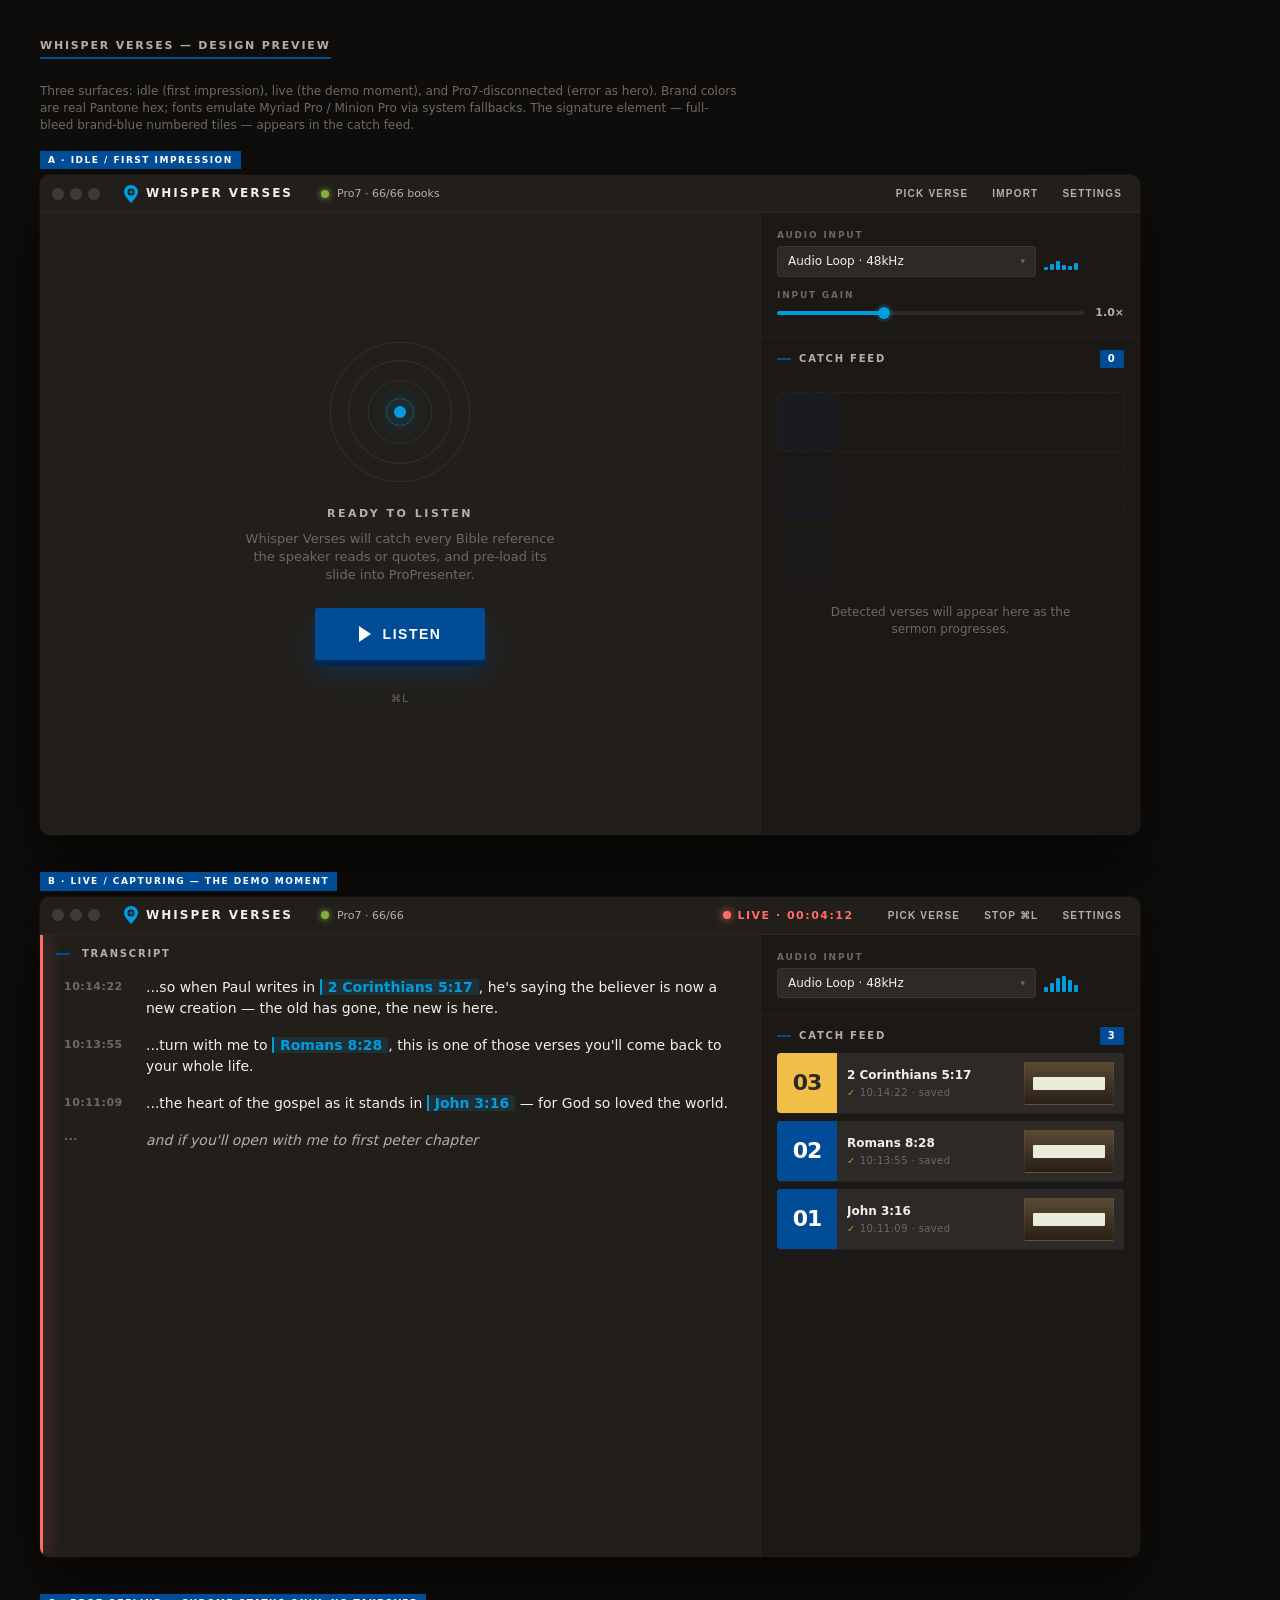
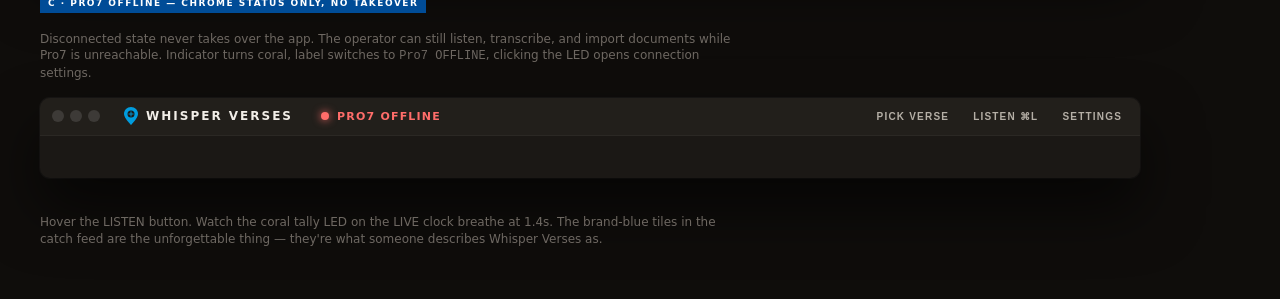
<file: design/sketches/index.html>
<!DOCTYPE html>
<html lang="en">
<head>
<meta charset="UTF-8">
<title>Whisper Verses — Design Mockup</title>
<style>
:root {
  /* Northwoods brand */
  --brand-blue:        #004C97;  /* Pantone 2945 — primary, full-bleed only on dark */
  --brand-light-blue:  #009CDE;  /* Pantone 292 — accent on dark, WCAG AA safe */
  --brand-navy:        #002855;  /* Pantone 295 */
  --brand-gold:        #F1BE48;  /* Pantone 142 */
  --brand-green:       #86AD3F;  /* Pantone 4212 */
  --brand-coral:       #FF6D6A;  /* Pantone 2345 */
  --brand-black:       #2D2926;  /* warm black — never #000 */

  /* Surface tiers, all derived from warm black */
  --surface-window:    #1B1815;
  --surface-panel:     #221F1B;
  --surface-card:      #2D2926;
  --surface-card-hi:   #3A3631;

  /* Foreground tiers */
  --fg-primary:        #F2EEE8;
  --fg-secondary:      #B5AFA6;
  --fg-tertiary:       #6E6862;

  /* Spacing */
  --sp-tight: 4px;
  --sp-small: 8px;
  --sp-med:   12px;
  --sp-lg:    16px;
  --sp-xl:    24px;
  --sp-xxl:   36px;
}

* { box-sizing: border-box; }
html, body { margin: 0; padding: 0; }

body {
  background: #0F0D0B;
  color: var(--fg-primary);
  font-family: "Myriad Pro", "Helvetica Neue", -apple-system, system-ui, sans-serif;
  font-size: 13px;
  line-height: 1.4;
  padding: var(--sp-xxl);
  -webkit-font-smoothing: antialiased;
}

h1.preview-title {
  font-size: 11px;
  letter-spacing: 1.8px;
  text-transform: uppercase;
  font-weight: 900;
  color: var(--fg-secondary);
  margin: var(--sp-xxl) 0 var(--sp-med) 0;
  border-bottom: 2px solid var(--brand-blue);
  padding-bottom: var(--sp-tight);
  display: inline-block;
}
h1.preview-title:first-child { margin-top: 0; }
.preview-caption {
  color: var(--fg-tertiary);
  font-size: 12px;
  margin-bottom: var(--sp-lg);
  max-width: 700px;
}

/* ===== Window frame ===== */
.window {
  width: 1100px;
  height: 660px;
  background: var(--surface-window);
  border-radius: 10px;
  overflow: hidden;
  box-shadow: 0 30px 60px rgba(0,0,0,0.6), 0 0 0 1px rgba(255,255,255,0.04);
  display: grid;
  grid-template-rows: 38px 1fr;
  font-feature-settings: "tnum" 1;
}

/* ===== Chrome bar ===== */
.chrome {
  background: var(--surface-panel);
  border-bottom: 1px solid rgba(255,255,255,0.04);
  display: flex;
  align-items: center;
  padding: 0 var(--sp-med);
  gap: var(--sp-med);
}
.traffic { display: flex; gap: 6px; margin-right: var(--sp-med); }
.traffic span {
  width: 12px; height: 12px; border-radius: 50%;
  background: rgba(255,255,255,0.12);
}
.wordmark {
  display: flex;
  align-items: center;
  gap: 8px;
  font-weight: 900;
  font-size: 12px;
  letter-spacing: 2px;
}
.marker {
  width: 14px; height: 18px;
  display: inline-block;
}

.chrome-status {
  display: flex;
  align-items: center;
  gap: var(--sp-small);
  font-size: 11px;
  color: var(--fg-secondary);
  margin-left: var(--sp-lg);
}
.led { width: 8px; height: 8px; border-radius: 50%; }
.led.green  { background: var(--brand-green);  box-shadow: 0 0 6px var(--brand-green); }
.led.coral  { background: var(--brand-coral);  box-shadow: 0 0 8px var(--brand-coral); animation: pulse 1.4s ease-in-out infinite; }
.led.offline{ background: #3A3631; }

@keyframes pulse {
  0%, 100% { opacity: 0.55; box-shadow: 0 0 4px var(--brand-coral); }
  50%      { opacity: 1.0;  box-shadow: 0 0 14px var(--brand-coral); }
}

.live-clock {
  display: flex;
  align-items: center;
  gap: 6px;
  font-weight: 900;
  font-size: 11px;
  letter-spacing: 1.5px;
  color: var(--brand-coral);
  font-feature-settings: "tnum" 1;
  margin-left: auto;
}
.chrome-spacer { flex: 1; }
.chrome-actions {
  display: flex; gap: var(--sp-med);
  margin-left: var(--sp-lg);
}
.chrome-btn {
  font-size: 10px; letter-spacing: 1.2px; text-transform: uppercase; font-weight: 700;
  color: var(--fg-secondary);
  background: none; border: none; padding: 4px 6px; cursor: pointer;
}
.chrome-btn:hover { color: var(--brand-light-blue); }

/* ===== Body grid ===== */
.body {
  display: grid;
  grid-template-columns: 1fr 380px;
  height: 100%;
  background: var(--surface-window);
}

/* ----- Transcript panel ----- */
.transcript {
  background: var(--surface-panel);
  position: relative;
  display: flex; flex-direction: column;
  overflow: hidden;
}
.tally-bar {
  position: absolute; top: 0; left: 0; bottom: 0;
  width: 3px;
  background: var(--brand-coral);
  box-shadow: 4px 0 14px rgba(255,109,106,0.45);
  animation: pulse 1.4s ease-in-out infinite;
}
.section-header {
  display: flex; align-items: center; gap: var(--sp-small);
  padding: var(--sp-med) var(--sp-lg) var(--sp-small) var(--sp-lg);
  font-size: 10px; letter-spacing: 1.8px; text-transform: uppercase; font-weight: 900;
  color: var(--fg-secondary);
}
.section-header::before {
  content: "";
  display: inline-block;
  width: 14px; height: 2px;
  background: var(--brand-blue);
  margin-right: 4px;
}

.transcript-body {
  flex: 1;
  overflow-y: auto;
  padding: var(--sp-small) var(--sp-lg) var(--sp-xl) var(--sp-xl);
  display: flex; flex-direction: column; gap: var(--sp-lg);
}
.t-row {
  display: grid;
  grid-template-columns: 70px 1fr;
  gap: var(--sp-med);
  align-items: start;
}
.t-time {
  font-size: 11px; letter-spacing: 0.5px;
  color: var(--fg-tertiary);
  font-weight: 900;
  font-feature-settings: "tnum" 1;
  padding-top: 2px;
}
.t-text { font-size: 14px; color: var(--fg-primary); line-height: 1.5; }
.t-hyp .t-text { color: var(--fg-secondary); font-style: italic; }
.verse-token {
  background: rgba(0,156,222,0.13);
  color: var(--brand-light-blue);
  border-left: 2px solid var(--brand-light-blue);
  padding: 0 6px 0 6px;
  font-weight: 700;
  border-radius: 1px;
  font-style: normal;
  white-space: nowrap;
}

/* ----- Right column ----- */
.right {
  background: var(--surface-window);
  border-left: 1px solid rgba(255,255,255,0.04);
  display: flex; flex-direction: column;
}
.opts {
  padding: var(--sp-lg);
  display: flex; flex-direction: column; gap: var(--sp-med);
  border-bottom: 1px solid rgba(255,255,255,0.04);
}
.opts-row { display: flex; flex-direction: column; gap: 4px; }
.opts-label {
  font-size: 9px; letter-spacing: 1.8px; text-transform: uppercase; font-weight: 900;
  color: var(--fg-tertiary);
}
.device-row { display: flex; gap: var(--sp-small); align-items: center; }
.device-pill {
  flex: 1;
  background: var(--surface-card);
  border: 1px solid rgba(255,255,255,0.06);
  border-radius: 4px;
  padding: 6px 10px;
  font-size: 12px;
  display: flex; justify-content: space-between; align-items: center;
}
.device-pill::after { content: "▾"; font-size: 9px; color: var(--fg-tertiary); }
.audio-meter {
  display: flex; gap: 2px; align-items: flex-end;
  height: 18px; width: 80px;
}
.audio-meter span {
  width: 4px;
  background: var(--brand-light-blue);
  border-radius: 1px;
}
.gain-row { display: flex; align-items: center; gap: var(--sp-small); }
.gain-track {
  flex: 1; height: 4px; border-radius: 2px;
  background: var(--surface-card);
  position: relative;
}
.gain-fill {
  position: absolute; left: 0; top: 0; bottom: 0;
  width: 35%;
  background: var(--brand-light-blue);
  border-radius: 2px;
}
.gain-thumb {
  position: absolute; top: 50%;
  width: 12px; height: 12px;
  background: var(--brand-light-blue);
  border-radius: 50%;
  transform: translate(-50%, -50%);
  box-shadow: 0 0 0 3px rgba(0,156,222,0.18);
}
.gain-readout {
  font-size: 11px; font-weight: 900;
  color: var(--fg-secondary);
  font-feature-settings: "tnum" 1;
  min-width: 32px; text-align: right;
}

/* ----- Catch feed ----- */
.feed {
  flex: 1;
  display: flex; flex-direction: column;
  overflow: hidden;
}
.feed-header {
  display: flex; align-items: center;
  padding: var(--sp-med) var(--sp-lg) var(--sp-small) var(--sp-lg);
}
.feed-header-label {
  font-size: 10px; letter-spacing: 1.8px; text-transform: uppercase; font-weight: 900;
  color: var(--fg-secondary);
  display: flex; align-items: center; gap: var(--sp-small);
}
.feed-header-label::before {
  content: ""; display: inline-block;
  width: 14px; height: 2px; background: var(--brand-blue);
}
.feed-count {
  margin-left: auto;
  background: var(--brand-blue);
  color: white;
  font-weight: 900;
  font-size: 10px;
  letter-spacing: 1.2px;
  padding: 2px 8px;
  border-radius: 2px;
  font-feature-settings: "tnum" 1;
}
.feed-list {
  flex: 1;
  overflow-y: auto;
  padding: 0 var(--sp-lg) var(--sp-lg) var(--sp-lg);
  display: flex; flex-direction: column; gap: var(--sp-small);
}

/* ----- Verse tile (THE signature element) ----- */
.tile {
  display: grid;
  grid-template-columns: 60px 1fr;
  height: 60px;
  background: var(--surface-card);
  border-radius: 4px;
  overflow: hidden;
  box-shadow: 0 1px 0 rgba(255,255,255,0.04);
}
.tile-num {
  background: var(--brand-blue);
  color: white;
  display: flex; align-items: center; justify-content: center;
  font-weight: 900;
  font-size: 22px;
  letter-spacing: -1px;
  font-feature-settings: "tnum" 1;
}
.tile-num.gold {
  background: var(--brand-gold);
  color: var(--brand-black);
  animation: flash 0.6s ease-out;
}
@keyframes flash {
  0%   { background: var(--brand-gold); }
  100% { background: var(--brand-blue); }
}
.tile-body {
  display: grid;
  grid-template-columns: 1fr 90px;
  gap: var(--sp-small);
  padding: 8px 10px;
  align-items: center;
}
.tile-text { display: flex; flex-direction: column; gap: 2px; min-width: 0; }
.tile-ref {
  font-weight: 900; font-size: 12px;
  color: var(--fg-primary);
  white-space: nowrap; overflow: hidden; text-overflow: ellipsis;
}
.tile-meta {
  font-size: 10px;
  color: var(--fg-tertiary);
  letter-spacing: 0.4px;
  display: flex; align-items: center; gap: 4px;
  font-feature-settings: "tnum" 1;
}
.tile-meta .check { color: var(--brand-green); font-weight: 900; }
.tile-thumb {
  height: 44px;
  background: linear-gradient(180deg, #5a4a35 0%, #2a1f15 100%);
  border-radius: 2px;
  position: relative;
  overflow: hidden;
  border: 1px solid rgba(255,255,255,0.05);
}
.tile-thumb::after {
  content: "";
  position: absolute; left: 8px; right: 8px;
  top: 35%; bottom: 35%;
  background: rgba(244,246,228,0.95);
  border-radius: 1px;
}

/* tile that's pending (next-up indicator) */
.tile.next .tile-num {
  background: transparent;
  color: var(--brand-light-blue);
  border: 2px solid var(--brand-light-blue);
}
.tile.next .tile-meta::before {
  /* pointer symbol — Northwoods brand device */
  content: "▸"; color: var(--brand-light-blue); font-weight: 900;
}

/* ===== Empty / hero states ===== */
.hero {
  flex: 1;
  display: flex; flex-direction: column;
  align-items: center; justify-content: center;
  gap: var(--sp-xl);
  padding: var(--sp-xxl);
}
.hero-rings {
  width: 140px; height: 140px;
  position: relative;
}
.hero-rings .ring {
  position: absolute; inset: 0;
  border: 1.5px solid rgba(255,255,255,0.08);
  border-radius: 50%;
}
.hero-rings .ring.r2 { inset: 18px; }
.hero-rings .ring.r3 { inset: 38px; }
.hero-rings .ring.r4 { inset: 56px; border-color: rgba(0,156,222,0.4); }
.hero-rings .core {
  position: absolute;
  inset: 64px;
  background: var(--brand-light-blue);
  border-radius: 50%;
  box-shadow: 0 0 24px var(--brand-light-blue);
}
.hero-headline {
  font-size: 11px;
  letter-spacing: 2.5px;
  text-transform: uppercase;
  font-weight: 900;
  color: var(--fg-secondary);
  text-align: center;
}
.hero-sub {
  color: var(--fg-tertiary);
  font-size: 13px;
  text-align: center;
  max-width: 320px;
}

.listen-btn {
  background: var(--brand-blue);
  color: white;
  font-weight: 900;
  font-size: 14px;
  letter-spacing: 1.5px;
  text-transform: uppercase;
  border: none;
  padding: 18px 44px;
  border-radius: 3px;
  cursor: pointer;
  display: flex; align-items: center; gap: var(--sp-med);
  box-shadow: 0 6px 0 var(--brand-navy), 0 14px 28px rgba(0,76,151,0.35);
  transform: translateY(0);
  transition: transform 80ms, box-shadow 80ms;
}
.listen-btn:hover {
  transform: translateY(-1px);
  box-shadow: 0 7px 0 var(--brand-navy), 0 16px 32px rgba(0,76,151,0.4);
}
.listen-btn:active {
  transform: translateY(3px);
  box-shadow: 0 2px 0 var(--brand-navy), 0 6px 12px rgba(0,76,151,0.3);
}
.listen-btn .glyph {
  width: 0; height: 0;
  border-left: 12px solid white;
  border-top: 8px solid transparent;
  border-bottom: 8px solid transparent;
}
.listen-shortcut {
  font-size: 10px; letter-spacing: 1.2px;
  color: var(--fg-tertiary);
  margin-top: var(--sp-small);
}

/* Empty catch feed */
.feed-empty {
  display: flex; flex-direction: column; gap: var(--sp-small);
  padding: var(--sp-med);
  align-items: center;
}
.feed-empty .ghost {
  width: 100%; height: 60px;
  border: 1px dashed rgba(255,255,255,0.06);
  border-radius: 4px;
  display: grid;
  grid-template-columns: 60px 1fr;
}
.feed-empty .ghost::before {
  content: ""; background: rgba(0,76,151,0.07);
}
.feed-empty .label {
  font-size: 12px;
  color: var(--fg-tertiary);
  text-align: center;
  margin-top: var(--sp-small);
  max-width: 240px;
}

/* ===== Disconnected state ===== */
.disco-hero {
  flex: 1;
  display: flex; flex-direction: column; align-items: center; justify-content: center;
  gap: var(--sp-xl);
  text-align: center;
  padding: var(--sp-xxl);
}
.disco-illustration {
  display: flex; gap: var(--sp-med);
}
.disco-slide {
  width: 60px; height: 80px;
  background: var(--surface-card);
  border-radius: 3px;
  border: 1px solid rgba(255,255,255,0.06);
  position: relative;
}
.disco-slide.broken {
  border-color: var(--brand-coral);
  background: var(--surface-card);
}
.disco-slide.broken::before, .disco-slide.broken::after {
  content: "";
  position: absolute;
  left: 14px; right: 14px; top: 50%;
  height: 2px;
  background: var(--brand-coral);
  transform-origin: center;
}
.disco-slide.broken::before { transform: translateY(-50%) rotate(45deg); }
.disco-slide.broken::after  { transform: translateY(-50%) rotate(-45deg); }

.disco-headline {
  font-size: 13px; letter-spacing: 2px; text-transform: uppercase; font-weight: 900;
  color: var(--brand-coral);
}
.disco-detail {
  font-size: 12px; color: var(--fg-secondary); font-feature-settings: "tnum" 1;
}
.retry-btn {
  background: var(--brand-blue);
  color: white;
  font-weight: 900; font-size: 12px; letter-spacing: 1.5px; text-transform: uppercase;
  border: none; padding: 12px 28px; border-radius: 3px; cursor: pointer;
  box-shadow: 0 4px 0 var(--brand-navy);
}
.disco-link {
  background: none; border: none;
  color: var(--brand-light-blue);
  font-size: 11px; letter-spacing: 1px;
  cursor: pointer;
  margin-top: var(--sp-small);
  text-transform: uppercase;
  font-weight: 700;
}

/* annotations / labels above each preview */
.preview-label {
  display: inline-block;
  background: var(--brand-blue);
  color: white;
  font-size: 9px;
  letter-spacing: 1.5px;
  font-weight: 900;
  padding: 3px 8px;
  margin-bottom: 6px;
  text-transform: uppercase;
}
</style>
</head>
<body>

<div style="max-width:1200px; margin: 0 auto;">

<h1 class="preview-title">Whisper Verses — design preview</h1>
<p class="preview-caption">Three surfaces: idle (first impression), live (the demo moment), and Pro7-disconnected (error as hero). Brand colors are real Pantone hex; fonts emulate Myriad Pro / Minion Pro via system fallbacks. The signature element — full-bleed brand-blue numbered tiles — appears in the catch feed.</p>

<!-- ============== IDLE STATE ============== -->
<div><span class="preview-label">A · Idle / first impression</span></div>
<div class="window">
  <div class="chrome">
    <div class="traffic"><span></span><span></span><span></span></div>
    <div class="wordmark">
      <svg class="marker" viewBox="0 0 14 18" fill="none">
        <path d="M7 0 C3 0 0 3 0 7 C0 11 7 18 7 18 C7 18 14 11 14 7 C14 3 11 0 7 0 Z" fill="#009CDE"/>
        <circle cx="7" cy="7" r="3.5" fill="#1B1815"/>
        <path d="M7 4.5 v5 M4.5 7 h5" stroke="#009CDE" stroke-width="0.9"/>
      </svg>
      WHISPER VERSES
    </div>
    <div class="chrome-status">
      <span class="led green"></span> Pro7 · 66/66 books
    </div>
    <div class="chrome-spacer"></div>
    <div class="chrome-actions">
      <button class="chrome-btn">Pick Verse</button>
      <button class="chrome-btn">Import</button>
      <button class="chrome-btn">Settings</button>
    </div>
  </div>

  <div class="body">
    <div class="transcript">
      <div class="hero">
        <div class="hero-rings">
          <div class="ring r1"></div>
          <div class="ring r2"></div>
          <div class="ring r3"></div>
          <div class="ring r4"></div>
          <div class="core"></div>
        </div>
        <div>
          <div class="hero-headline">Ready to Listen</div>
          <div class="hero-sub" style="margin-top: 8px;">Whisper Verses will catch every Bible reference the speaker reads or quotes, and pre-load its slide into ProPresenter.</div>
        </div>
        <button class="listen-btn">
          <span class="glyph"></span>
          Listen
        </button>
        <div class="listen-shortcut">⌘L</div>
      </div>
    </div>

    <div class="right">
      <div class="opts">
        <div class="opts-row">
          <div class="opts-label">Audio Input</div>
          <div class="device-row">
            <div class="device-pill"><span>Audio Loop · 48kHz</span></div>
            <div class="audio-meter">
              <span style="height: 20%"></span>
              <span style="height: 35%"></span>
              <span style="height: 50%"></span>
              <span style="height: 30%"></span>
              <span style="height: 25%"></span>
              <span style="height: 40%"></span>
            </div>
          </div>
        </div>
        <div class="opts-row">
          <div class="opts-label">Input Gain</div>
          <div class="gain-row">
            <div class="gain-track">
              <div class="gain-fill"></div>
              <div class="gain-thumb" style="left: 35%"></div>
            </div>
            <div class="gain-readout">1.0×</div>
          </div>
        </div>
      </div>

      <div class="feed">
        <div class="feed-header">
          <div class="feed-header-label">Catch Feed</div>
          <div class="feed-count">0</div>
        </div>
        <div class="feed-empty" style="padding: var(--sp-lg); flex: 1; justify-content: flex-start;">
          <div class="ghost"></div>
          <div class="ghost" style="opacity: 0.6;"></div>
          <div class="ghost" style="opacity: 0.3;"></div>
          <div class="label">Detected verses will appear here as the sermon progresses.</div>
        </div>
      </div>
    </div>
  </div>
</div>

<!-- ============== LIVE STATE ============== -->
<div style="margin-top: var(--sp-xxl);"><span class="preview-label">B · Live / capturing — the demo moment</span></div>
<div class="window">
  <div class="chrome">
    <div class="traffic"><span></span><span></span><span></span></div>
    <div class="wordmark">
      <svg class="marker" viewBox="0 0 14 18" fill="none">
        <path d="M7 0 C3 0 0 3 0 7 C0 11 7 18 7 18 C7 18 14 11 14 7 C14 3 11 0 7 0 Z" fill="#009CDE"/>
        <circle cx="7" cy="7" r="3.5" fill="#1B1815"/>
        <path d="M7 4.5 v5 M4.5 7 h5" stroke="#009CDE" stroke-width="0.9"/>
      </svg>
      WHISPER VERSES
    </div>
    <div class="chrome-status">
      <span class="led green"></span> Pro7 · 66/66
    </div>
    <div class="live-clock">
      <span class="led coral"></span> LIVE · 00:04:12
    </div>
    <div class="chrome-actions">
      <button class="chrome-btn">Pick Verse</button>
      <button class="chrome-btn">Stop ⌘L</button>
      <button class="chrome-btn">Settings</button>
    </div>
  </div>

  <div class="body">
    <div class="transcript">
      <div class="tally-bar"></div>
      <div class="section-header">Transcript</div>
      <div class="transcript-body">
        <div class="t-row">
          <div class="t-time">10:14:22</div>
          <div class="t-text">...so when Paul writes in <span class="verse-token">2 Corinthians 5:17</span>, he's saying the believer is now a new creation — the old has gone, the new is here.</div>
        </div>
        <div class="t-row">
          <div class="t-time">10:13:55</div>
          <div class="t-text">...turn with me to <span class="verse-token">Romans 8:28</span>, this is one of those verses you'll come back to your whole life.</div>
        </div>
        <div class="t-row">
          <div class="t-time">10:11:09</div>
          <div class="t-text">...the heart of the gospel as it stands in <span class="verse-token">John 3:16</span> — for God so loved the world.</div>
        </div>
        <div class="t-row t-hyp">
          <div class="t-time">···</div>
          <div class="t-text">and if you'll open with me to first peter chapter</div>
        </div>
      </div>
    </div>

    <div class="right">
      <div class="opts">
        <div class="opts-row">
          <div class="opts-label">Audio Input</div>
          <div class="device-row">
            <div class="device-pill"><span>Audio Loop · 48kHz</span></div>
            <div class="audio-meter">
              <span style="height: 30%"></span>
              <span style="height: 50%"></span>
              <span style="height: 75%"></span>
              <span style="height: 90%"></span>
              <span style="height: 65%"></span>
              <span style="height: 40%"></span>
            </div>
          </div>
        </div>
      </div>

      <div class="feed">
        <div class="feed-header">
          <div class="feed-header-label">Catch Feed</div>
          <div class="feed-count">3</div>
        </div>
        <div class="feed-list">
          <div class="tile">
            <div class="tile-num gold">03</div>
            <div class="tile-body">
              <div class="tile-text">
                <div class="tile-ref">2 Corinthians 5:17</div>
                <div class="tile-meta"><span class="check">✓</span> 10:14:22 · saved</div>
              </div>
              <div class="tile-thumb"></div>
            </div>
          </div>
          <div class="tile">
            <div class="tile-num">02</div>
            <div class="tile-body">
              <div class="tile-text">
                <div class="tile-ref">Romans 8:28</div>
                <div class="tile-meta"><span class="check">✓</span> 10:13:55 · saved</div>
              </div>
              <div class="tile-thumb"></div>
            </div>
          </div>
          <div class="tile">
            <div class="tile-num">01</div>
            <div class="tile-body">
              <div class="tile-text">
                <div class="tile-ref">John 3:16</div>
                <div class="tile-meta"><span class="check">✓</span> 10:11:09 · saved</div>
              </div>
              <div class="tile-thumb"></div>
            </div>
          </div>
        </div>
      </div>
    </div>
  </div>
</div>

<!-- ============== CHROME OFFLINE DETAIL ============== -->
<div style="margin-top: var(--sp-xxl);"><span class="preview-label">C · Pro7 offline — chrome status only, no takeover</span></div>
<p class="preview-caption">Disconnected state never takes over the app. The operator can still listen, transcribe, and import documents while Pro7 is unreachable. Indicator turns coral, label switches to <code>Pro7 OFFLINE</code>, clicking the LED opens connection settings.</p>
<div class="window" style="height: 80px;">
  <div class="chrome">
    <div class="traffic"><span></span><span></span><span></span></div>
    <div class="wordmark">
      <svg class="marker" viewBox="0 0 14 18" fill="none">
        <path d="M7 0 C3 0 0 3 0 7 C0 11 7 18 7 18 C7 18 14 11 14 7 C14 3 11 0 7 0 Z" fill="#009CDE"/>
        <circle cx="7" cy="7" r="3.5" fill="#1B1815"/>
        <path d="M7 4.5 v5 M4.5 7 h5" stroke="#009CDE" stroke-width="0.9"/>
      </svg>
      WHISPER VERSES
    </div>
    <div class="chrome-status" style="cursor: pointer;">
      <span class="led offline" style="background: var(--brand-coral); box-shadow: 0 0 8px var(--brand-coral);"></span>
      <span style="color: var(--brand-coral); font-weight: 900; letter-spacing: 1.2px;">PRO7 OFFLINE</span>
    </div>
    <div class="chrome-spacer"></div>
    <div class="chrome-actions">
      <button class="chrome-btn">Pick Verse</button>
      <button class="chrome-btn">Listen ⌘L</button>
      <button class="chrome-btn">Settings</button>
    </div>
  </div>
</div>

<p class="preview-caption" style="margin-top: var(--sp-xxl);">Hover the LISTEN button. Watch the coral tally LED on the LIVE clock breathe at 1.4s. The brand-blue tiles in the catch feed are the unforgettable thing — they're what someone describes Whisper Verses as.</p>

</div>
</body>
</html>
</file>
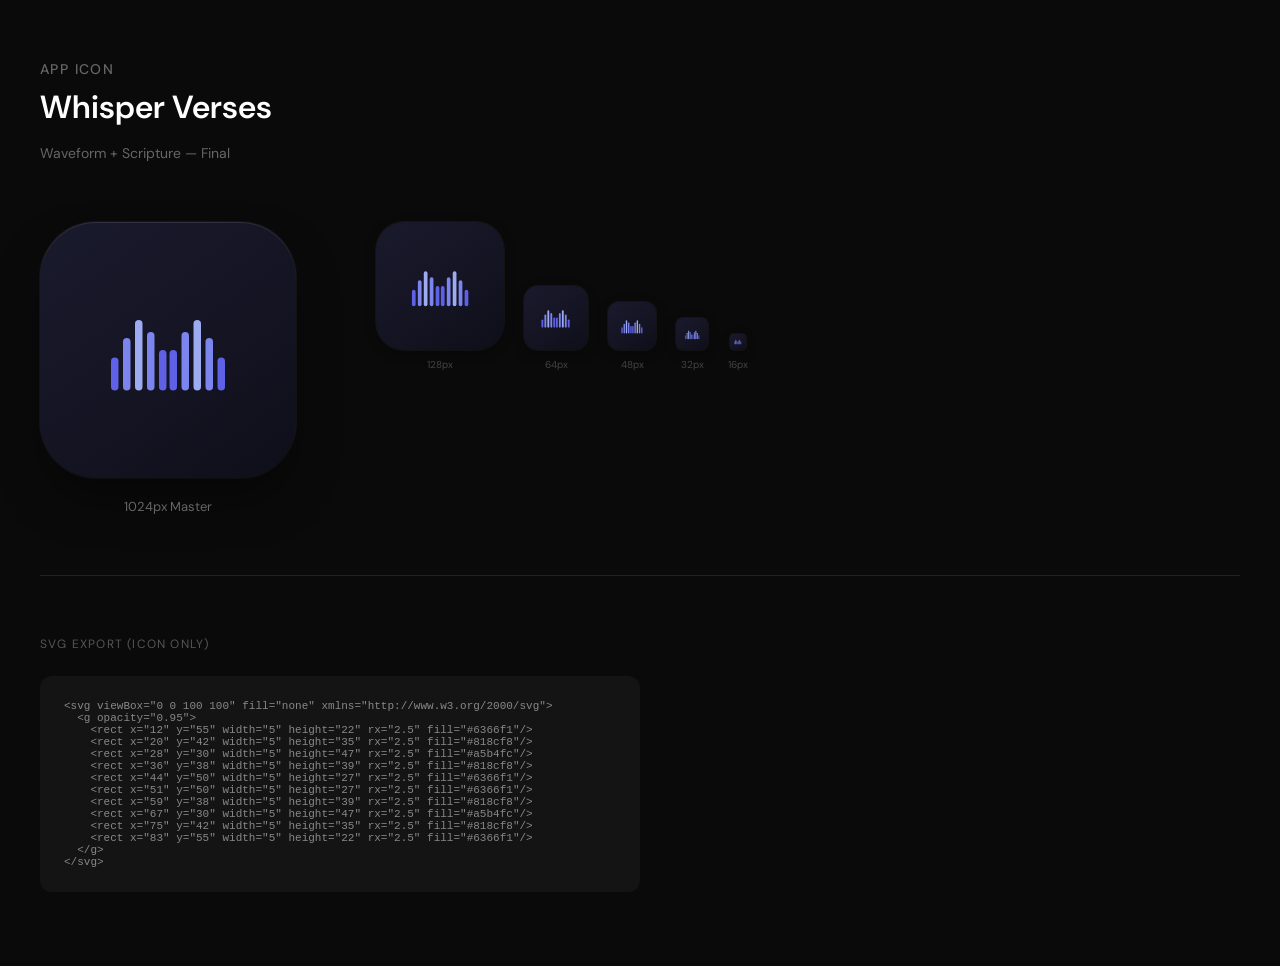
<file: Icons/whisper-verses-final.html>
<!DOCTYPE html>
<html lang="en">
<head>
    <meta charset="UTF-8">
    <meta name="viewport" content="width=device-width, initial-scale=1.0">
    <title>Whisper Verses - Final Icon</title>
    <link rel="preconnect" href="https://fonts.googleapis.com">
    <link rel="preconnect" href="https://fonts.gstatic.com" crossorigin>
    <link href="https://fonts.googleapis.com/css2?family=DM+Sans:wght@400;500;600&display=swap" rel="stylesheet">
    <style>
        * {
            margin: 0;
            padding: 0;
            box-sizing: border-box;
        }
        
        body {
            font-family: 'DM Sans', sans-serif;
            background: #0a0a0a;
            color: #e5e5e5;
            min-height: 100vh;
            padding: 60px 40px;
        }
        
        h1 {
            font-size: 14px;
            font-weight: 500;
            letter-spacing: 0.1em;
            text-transform: uppercase;
            color: #666;
            margin-bottom: 8px;
        }
        
        h2 {
            font-size: 32px;
            font-weight: 600;
            margin-bottom: 16px;
            color: #fff;
        }
        
        .subtitle {
            color: #666;
            margin-bottom: 60px;
            font-size: 14px;
        }
        
        .main-display {
            display: flex;
            gap: 80px;
            align-items: flex-start;
            flex-wrap: wrap;
        }
        
        .icon-showcase {
            display: flex;
            flex-direction: column;
            align-items: center;
        }
        
        .icon-large {
            width: 256px;
            height: 256px;
            border-radius: 56px;
            display: flex;
            align-items: center;
            justify-content: center;
            background: linear-gradient(145deg, #1a1a2e 0%, #0f0f1a 100%);
            box-shadow: 
                0 25px 50px -12px rgba(0, 0, 0, 0.5),
                0 0 0 1px rgba(255, 255, 255, 0.05),
                inset 0 1px 0 rgba(255, 255, 255, 0.1);
        }
        
        .icon-large svg {
            width: 150px;
            height: 150px;
        }
        
        .icon-label {
            margin-top: 20px;
            font-size: 13px;
            color: #666;
        }
        
        .size-previews {
            display: flex;
            flex-direction: column;
            gap: 32px;
        }
        
        .preview-row {
            display: flex;
            gap: 20px;
            align-items: flex-end;
        }
        
        .preview-item {
            display: flex;
            flex-direction: column;
            align-items: center;
            gap: 8px;
        }
        
        .preview-item span {
            font-size: 10px;
            color: #444;
        }
        
        .preview-icon {
            display: flex;
            align-items: center;
            justify-content: center;
            background: linear-gradient(145deg, #1a1a2e 0%, #0f0f1a 100%);
            box-shadow: 
                0 4px 12px rgba(0, 0, 0, 0.3),
                0 0 0 1px rgba(255, 255, 255, 0.05);
        }
        
        .s128 { width: 128px; height: 128px; border-radius: 28px; }
        .s64 { width: 64px; height: 64px; border-radius: 14px; }
        .s48 { width: 48px; height: 48px; border-radius: 11px; }
        .s32 { width: 32px; height: 32px; border-radius: 7px; }
        .s16 { width: 16px; height: 16px; border-radius: 4px; }
        
        .preview-icon svg {
            width: 58%;
            height: 58%;
        }
        
        .section-divider {
            width: 100%;
            height: 1px;
            background: #222;
            margin: 60px 0;
        }
        
        .export-section {
            margin-top: 40px;
        }
        
        .section-title {
            font-size: 12px;
            text-transform: uppercase;
            letter-spacing: 0.1em;
            color: #555;
            margin-bottom: 24px;
        }
        
        .svg-export {
            background: #141414;
            border-radius: 12px;
            padding: 24px;
            max-width: 600px;
        }
        
        .svg-export pre {
            font-size: 11px;
            color: #888;
            overflow-x: auto;
            white-space: pre-wrap;
            word-break: break-all;
        }
    </style>
</head>
<body>
    <h1>App Icon</h1>
    <h2>Whisper Verses</h2>
    <p class="subtitle">Waveform + Scripture — Final</p>
    
    <div class="main-display">
        <div class="icon-showcase">
            <div class="icon-large">
                <svg viewBox="0 0 100 100" fill="none" xmlns="http://www.w3.org/2000/svg">
                    <!-- Waveform bars forming book shape - no center spine or base curve -->
                    <g opacity="0.95">
                        <!-- Left page waveform -->
                        <rect x="12" y="55" width="5" height="22" rx="2.5" fill="#6366f1"/>
                        <rect x="20" y="42" width="5" height="35" rx="2.5" fill="#818cf8"/>
                        <rect x="28" y="30" width="5" height="47" rx="2.5" fill="#a5b4fc"/>
                        <rect x="36" y="38" width="5" height="39" rx="2.5" fill="#818cf8"/>
                        <rect x="44" y="50" width="5" height="27" rx="2.5" fill="#6366f1"/>
                        
                        <!-- Right page waveform -->
                        <rect x="51" y="50" width="5" height="27" rx="2.5" fill="#6366f1"/>
                        <rect x="59" y="38" width="5" height="39" rx="2.5" fill="#818cf8"/>
                        <rect x="67" y="30" width="5" height="47" rx="2.5" fill="#a5b4fc"/>
                        <rect x="75" y="42" width="5" height="35" rx="2.5" fill="#818cf8"/>
                        <rect x="83" y="55" width="5" height="22" rx="2.5" fill="#6366f1"/>
                    </g>
                </svg>
            </div>
            <div class="icon-label">1024px Master</div>
        </div>
        
        <div class="size-previews">
            <div class="preview-row">
                <div class="preview-item">
                    <div class="preview-icon s128">
                        <svg viewBox="0 0 100 100" fill="none" xmlns="http://www.w3.org/2000/svg">
                            <g opacity="0.95">
                                <rect x="12" y="55" width="5" height="22" rx="2.5" fill="#6366f1"/>
                                <rect x="20" y="42" width="5" height="35" rx="2.5" fill="#818cf8"/>
                                <rect x="28" y="30" width="5" height="47" rx="2.5" fill="#a5b4fc"/>
                                <rect x="36" y="38" width="5" height="39" rx="2.5" fill="#818cf8"/>
                                <rect x="44" y="50" width="5" height="27" rx="2.5" fill="#6366f1"/>
                                <rect x="51" y="50" width="5" height="27" rx="2.5" fill="#6366f1"/>
                                <rect x="59" y="38" width="5" height="39" rx="2.5" fill="#818cf8"/>
                                <rect x="67" y="30" width="5" height="47" rx="2.5" fill="#a5b4fc"/>
                                <rect x="75" y="42" width="5" height="35" rx="2.5" fill="#818cf8"/>
                                <rect x="83" y="55" width="5" height="22" rx="2.5" fill="#6366f1"/>
                            </g>
                        </svg>
                    </div>
                    <span>128px</span>
                </div>
                
                <div class="preview-item">
                    <div class="preview-icon s64">
                        <svg viewBox="0 0 100 100" fill="none" xmlns="http://www.w3.org/2000/svg">
                            <g opacity="0.95">
                                <rect x="12" y="55" width="5" height="22" rx="2.5" fill="#6366f1"/>
                                <rect x="20" y="42" width="5" height="35" rx="2.5" fill="#818cf8"/>
                                <rect x="28" y="30" width="5" height="47" rx="2.5" fill="#a5b4fc"/>
                                <rect x="36" y="38" width="5" height="39" rx="2.5" fill="#818cf8"/>
                                <rect x="44" y="50" width="5" height="27" rx="2.5" fill="#6366f1"/>
                                <rect x="51" y="50" width="5" height="27" rx="2.5" fill="#6366f1"/>
                                <rect x="59" y="38" width="5" height="39" rx="2.5" fill="#818cf8"/>
                                <rect x="67" y="30" width="5" height="47" rx="2.5" fill="#a5b4fc"/>
                                <rect x="75" y="42" width="5" height="35" rx="2.5" fill="#818cf8"/>
                                <rect x="83" y="55" width="5" height="22" rx="2.5" fill="#6366f1"/>
                            </g>
                        </svg>
                    </div>
                    <span>64px</span>
                </div>
                
                <div class="preview-item">
                    <div class="preview-icon s48">
                        <svg viewBox="0 0 100 100" fill="none" xmlns="http://www.w3.org/2000/svg">
                            <g opacity="0.95">
                                <rect x="12" y="55" width="5" height="22" rx="2.5" fill="#6366f1"/>
                                <rect x="20" y="42" width="5" height="35" rx="2.5" fill="#818cf8"/>
                                <rect x="28" y="30" width="5" height="47" rx="2.5" fill="#a5b4fc"/>
                                <rect x="36" y="38" width="5" height="39" rx="2.5" fill="#818cf8"/>
                                <rect x="44" y="50" width="5" height="27" rx="2.5" fill="#6366f1"/>
                                <rect x="51" y="50" width="5" height="27" rx="2.5" fill="#6366f1"/>
                                <rect x="59" y="38" width="5" height="39" rx="2.5" fill="#818cf8"/>
                                <rect x="67" y="30" width="5" height="47" rx="2.5" fill="#a5b4fc"/>
                                <rect x="75" y="42" width="5" height="35" rx="2.5" fill="#818cf8"/>
                                <rect x="83" y="55" width="5" height="22" rx="2.5" fill="#6366f1"/>
                            </g>
                        </svg>
                    </div>
                    <span>48px</span>
                </div>
                
                <div class="preview-item">
                    <div class="preview-icon s32">
                        <svg viewBox="0 0 100 100" fill="none" xmlns="http://www.w3.org/2000/svg">
                            <g opacity="0.95">
                                <rect x="12" y="55" width="5" height="22" rx="2.5" fill="#6366f1"/>
                                <rect x="20" y="42" width="5" height="35" rx="2.5" fill="#818cf8"/>
                                <rect x="28" y="30" width="5" height="47" rx="2.5" fill="#a5b4fc"/>
                                <rect x="36" y="38" width="5" height="39" rx="2.5" fill="#818cf8"/>
                                <rect x="44" y="50" width="5" height="27" rx="2.5" fill="#6366f1"/>
                                <rect x="51" y="50" width="5" height="27" rx="2.5" fill="#6366f1"/>
                                <rect x="59" y="38" width="5" height="39" rx="2.5" fill="#818cf8"/>
                                <rect x="67" y="30" width="5" height="47" rx="2.5" fill="#a5b4fc"/>
                                <rect x="75" y="42" width="5" height="35" rx="2.5" fill="#818cf8"/>
                                <rect x="83" y="55" width="5" height="22" rx="2.5" fill="#6366f1"/>
                            </g>
                        </svg>
                    </div>
                    <span>32px</span>
                </div>
                
                <div class="preview-item">
                    <div class="preview-icon s16">
                        <svg viewBox="0 0 100 100" fill="none" xmlns="http://www.w3.org/2000/svg">
                            <g opacity="0.95">
                                <rect x="12" y="55" width="5" height="22" rx="2.5" fill="#6366f1"/>
                                <rect x="20" y="42" width="5" height="35" rx="2.5" fill="#818cf8"/>
                                <rect x="28" y="30" width="5" height="47" rx="2.5" fill="#a5b4fc"/>
                                <rect x="36" y="38" width="5" height="39" rx="2.5" fill="#818cf8"/>
                                <rect x="44" y="50" width="5" height="27" rx="2.5" fill="#6366f1"/>
                                <rect x="51" y="50" width="5" height="27" rx="2.5" fill="#6366f1"/>
                                <rect x="59" y="38" width="5" height="39" rx="2.5" fill="#818cf8"/>
                                <rect x="67" y="30" width="5" height="47" rx="2.5" fill="#a5b4fc"/>
                                <rect x="75" y="42" width="5" height="35" rx="2.5" fill="#818cf8"/>
                                <rect x="83" y="55" width="5" height="22" rx="2.5" fill="#6366f1"/>
                            </g>
                        </svg>
                    </div>
                    <span>16px</span>
                </div>
            </div>
        </div>
    </div>
    
    <div class="section-divider"></div>
    
    <div class="export-section">
        <div class="section-title">SVG Export (Icon Only)</div>
        <div class="svg-export">
            <pre>&lt;svg viewBox="0 0 100 100" fill="none" xmlns="http://www.w3.org/2000/svg"&gt;
  &lt;g opacity="0.95"&gt;
    &lt;rect x="12" y="55" width="5" height="22" rx="2.5" fill="#6366f1"/&gt;
    &lt;rect x="20" y="42" width="5" height="35" rx="2.5" fill="#818cf8"/&gt;
    &lt;rect x="28" y="30" width="5" height="47" rx="2.5" fill="#a5b4fc"/&gt;
    &lt;rect x="36" y="38" width="5" height="39" rx="2.5" fill="#818cf8"/&gt;
    &lt;rect x="44" y="50" width="5" height="27" rx="2.5" fill="#6366f1"/&gt;
    &lt;rect x="51" y="50" width="5" height="27" rx="2.5" fill="#6366f1"/&gt;
    &lt;rect x="59" y="38" width="5" height="39" rx="2.5" fill="#818cf8"/&gt;
    &lt;rect x="67" y="30" width="5" height="47" rx="2.5" fill="#a5b4fc"/&gt;
    &lt;rect x="75" y="42" width="5" height="35" rx="2.5" fill="#818cf8"/&gt;
    &lt;rect x="83" y="55" width="5" height="22" rx="2.5" fill="#6366f1"/&gt;
  &lt;/g&gt;
&lt;/svg&gt;</pre>
        </div>
    </div>
</body>
</html>
</file>
